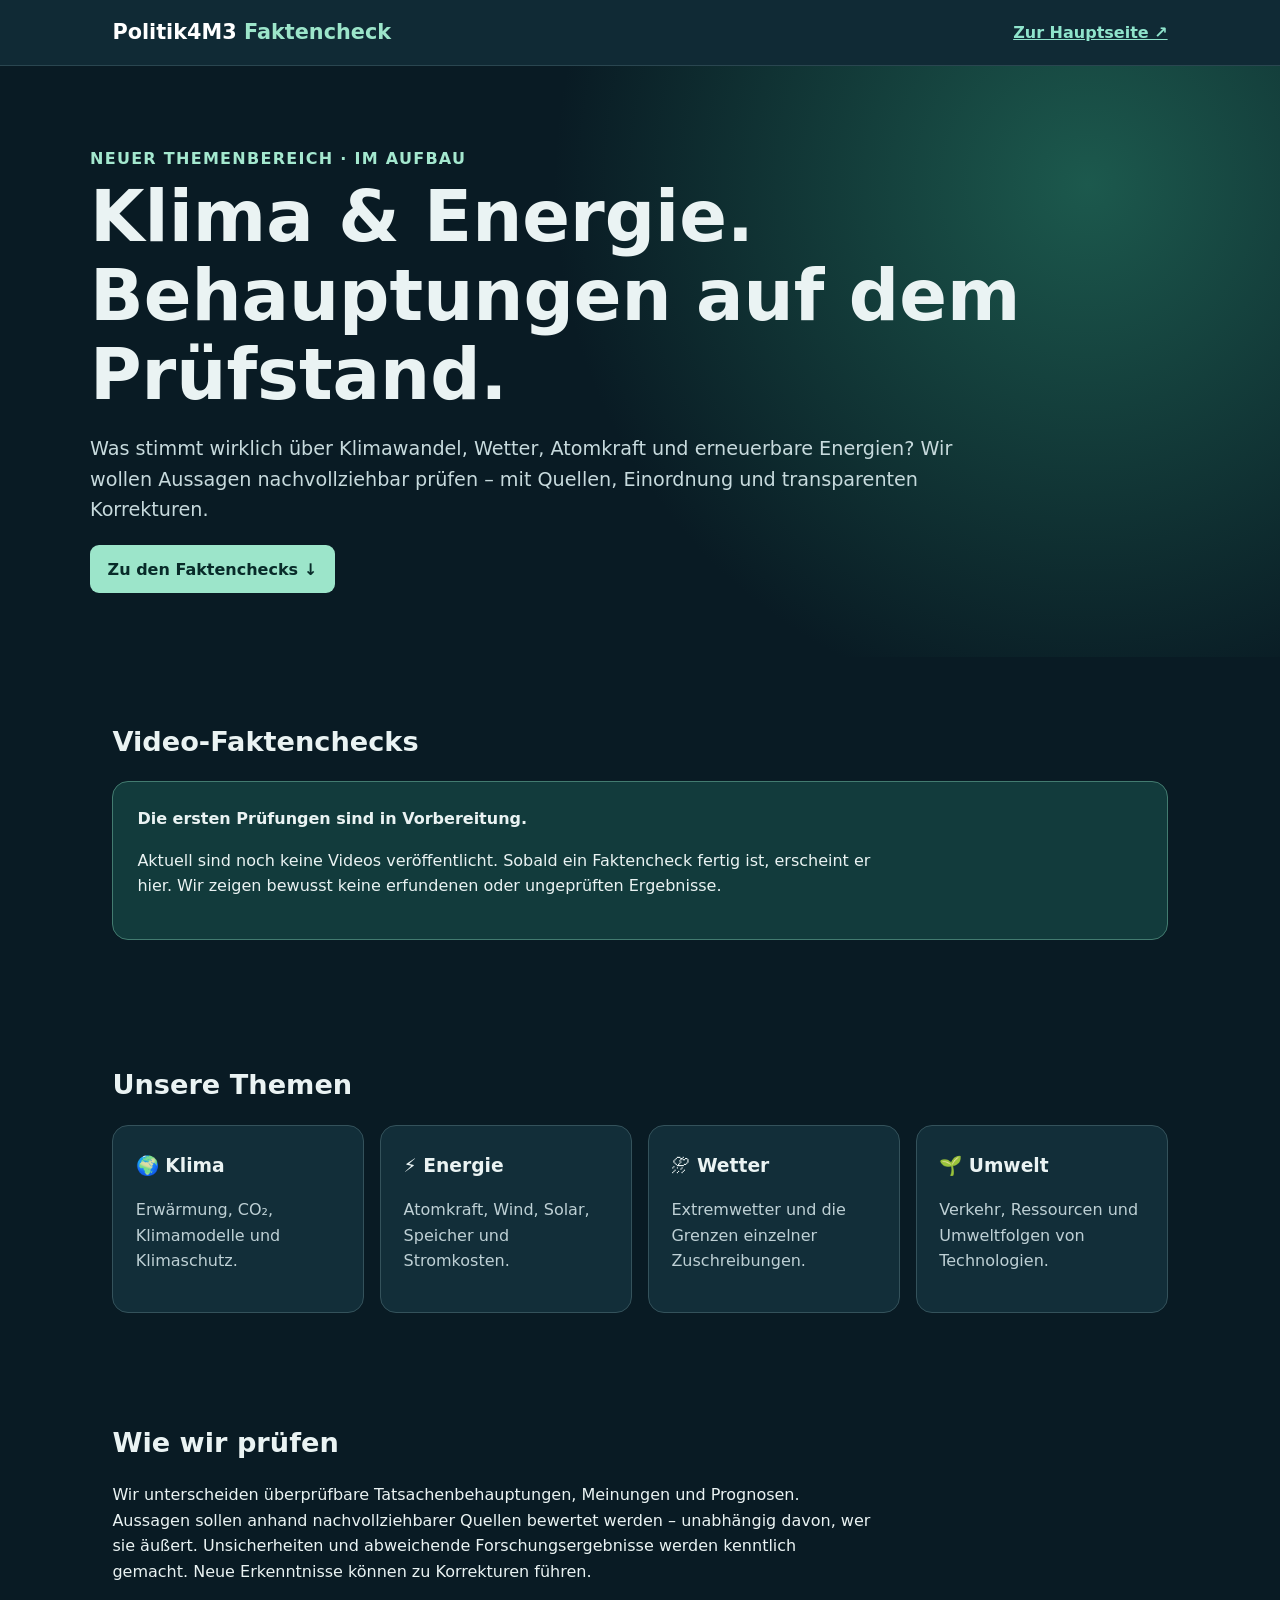
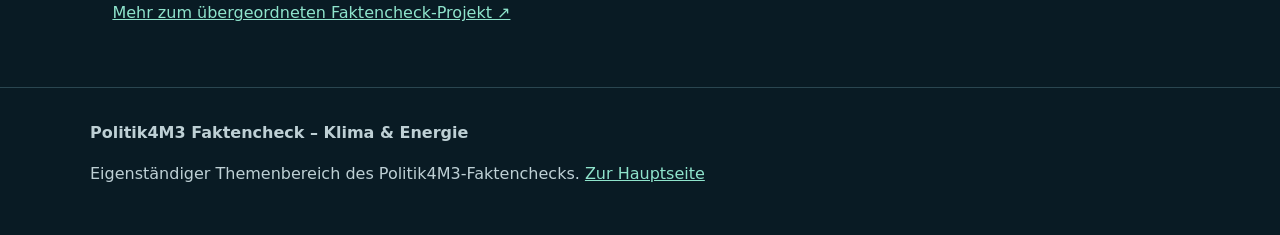
<file: index.html>
<!doctype html>
<html lang="de"><head><meta charset="utf-8"><meta name="viewport" content="width=device-width, initial-scale=1">
<meta name="description" content="Politik4M3 Faktencheck – Klima & Energie: transparente Prüfung von Aussagen zu Klimawandel, Wetter, Atomkraft und erneuerbaren Energien.">
<title>Klima & Energie | Politik4M3 Faktencheck</title>
<style>
:root{font-family:system-ui,-apple-system,Segoe UI,sans-serif;color:#eaf3f3;background:#091b24;font-synthesis:none}*{box-sizing:border-box}body{margin:0;line-height:1.6}a{color:#8fe4cc}header{border-bottom:1px solid #2a4650;background:#102a35}nav{max-width:1100px;margin:auto;padding:1rem 1.4rem;display:flex;align-items:center;justify-content:space-between;gap:1rem;flex-wrap:wrap}.brand{font-weight:800;color:white;text-decoration:none;font-size:1.3rem}nav a:not(.brand){font-weight:600}.hero{padding:5rem 1.4rem 4rem;background:radial-gradient(circle at 85% 20%,#1c594d,transparent 45%)}main{max-width:1100px;margin:auto}.hero-inner{max-width:1100px;margin:auto}.eyebrow{color:#a4e8cf;font-weight:700;letter-spacing:.08em;text-transform:uppercase}h1{font-size:clamp(2.2rem,6vw,4.4rem);line-height:1.12;margin:.4rem 0 1.2rem}h2{font-size:1.7rem;line-height:1.25}p{max-width:75ch}.lead{font-size:1.2rem;color:#c7dadd}.section{padding:2.8rem 1.4rem}.grid{display:grid;grid-template-columns:repeat(auto-fit,minmax(215px,1fr));gap:1rem}.tile{border:1px solid #34525b;background:#122e39;border-radius:16px;padding:1.4rem}.tile h3{margin:.2rem 0}.muted{color:#bed0d5}.notice{padding:1.5rem;border:1px solid #437b70;background:#123b3c;border-radius:16px}.btn{display:inline-block;padding:.7rem 1.1rem;background:#9ce5ca;color:#082b29;border-radius:9px;text-decoration:none;font-weight:800}footer{padding:2rem 1.4rem;border-top:1px solid #2a4650;color:#bed0d5}footer>div{max-width:1100px;margin:auto}a:focus-visible{outline:3px solid #fff;outline-offset:4px}@media(max-width:600px){.hero{padding:3rem 1.4rem}.section{padding:2rem 1.4rem}}
</style></head><body>
<header><nav aria-label="Hauptnavigation"><a class="brand" href="./">Politik4M3 <span style="color:#9ce5ca">Faktencheck</span></a><a href="https://4m3projects.github.io/politik4m3Facktencheck/">Zur Hauptseite ↗</a></nav></header>
<section class="hero"><div class="hero-inner"><div class="eyebrow">Neuer Themenbereich · Im Aufbau</div><h1>Klima & Energie.<br>Behauptungen auf dem Prüfstand.</h1><p class="lead">Was stimmt wirklich über Klimawandel, Wetter, Atomkraft und erneuerbare Energien? Wir wollen Aussagen nachvollziehbar prüfen – mit Quellen, Einordnung und transparenten Korrekturen.</p><a class="btn" href="#videos">Zu den Faktenchecks ↓</a></div></section>
<main><section class="section" id="videos"><h2>Video-Faktenchecks</h2><div class="notice" role="status"><strong>Die ersten Prüfungen sind in Vorbereitung.</strong><p>Aktuell sind noch keine Videos veröffentlicht. Sobald ein Faktencheck fertig ist, erscheint er hier. Wir zeigen bewusst keine erfundenen oder ungeprüften Ergebnisse.</p></div><div id="video-list" class="grid" aria-live="polite" style="margin-top:1rem"></div></section>
<section class="section"><h2>Unsere Themen</h2><div class="grid"><article class="tile"><h3>🌍 Klima</h3><p class="muted">Erwärmung, CO₂, Klimamodelle und Klimaschutz.</p></article><article class="tile"><h3>⚡ Energie</h3><p class="muted">Atomkraft, Wind, Solar, Speicher und Stromkosten.</p></article><article class="tile"><h3>⛈ Wetter</h3><p class="muted">Extremwetter und die Grenzen einzelner Zuschreibungen.</p></article><article class="tile"><h3>🌱 Umwelt</h3><p class="muted">Verkehr, Ressourcen und Umweltfolgen von Technologien.</p></article></div></section>
<section class="section"><h2>Wie wir prüfen</h2><p>Wir unterscheiden überprüfbare Tatsachenbehauptungen, Meinungen und Prognosen. Aussagen sollen anhand nachvollziehbarer Quellen bewertet werden – unabhängig davon, wer sie äußert. Unsicherheiten und abweichende Forschungsergebnisse werden kenntlich gemacht. Neue Erkenntnisse können zu Korrekturen führen.</p><p><a href="https://4m3projects.github.io/politik4m3Facktencheck/">Mehr zum übergeordneten Faktencheck-Projekt ↗</a></p></section></main>
<footer><div><strong>Politik4M3 Faktencheck – Klima & Energie</strong><p>Eigenständiger Themenbereich des Politik4M3-Faktenchecks. <a href="https://4m3projects.github.io/politik4m3Facktencheck/">Zur Hauptseite</a></p></div></footer>
<script>
(async()=>{try{const r=await fetch('./videos.json',{cache:'no-store'});if(!r.ok)throw Error('videos');const data=await r.json();if(!Array.isArray(data))throw Error('format');const box=document.getElementById('video-list');for(const item of data){if(!item||typeof item.title!=='string'||typeof item.url!=='string')continue;const u=new URL(item.url,location.href);if(!['https:','http:'].includes(u.protocol))continue;const card=document.createElement('article');card.className='tile';const h=document.createElement('h3');const a=document.createElement('a');a.href=u.href;a.textContent=item.title;h.append(a);card.append(h);if(typeof item.description==='string'){const p=document.createElement('p');p.className='muted';p.textContent=item.description;card.append(p)}box.append(card)}if(box.childElementCount)document.querySelector('#videos .notice').hidden=true}catch(e){console.warn('Videoliste nicht verfügbar',e)}})();
</script></body></html>
</file>
